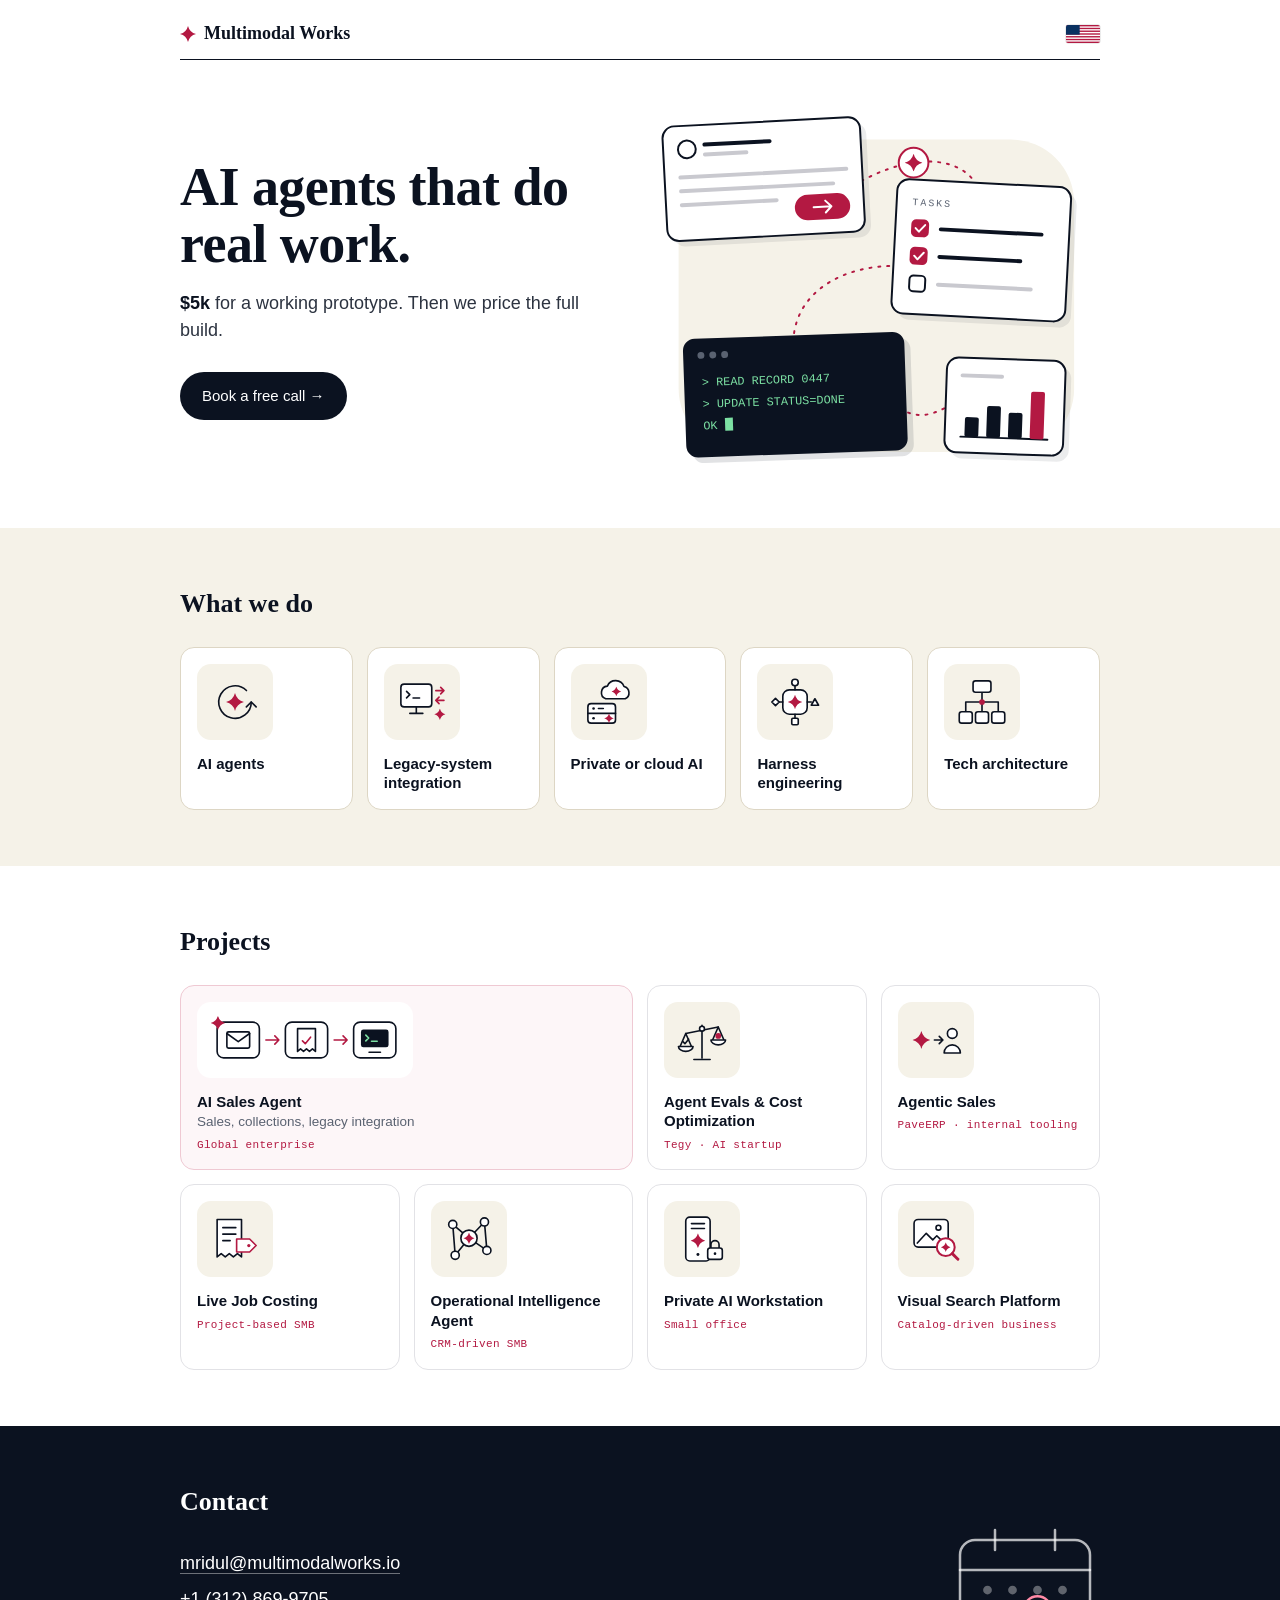
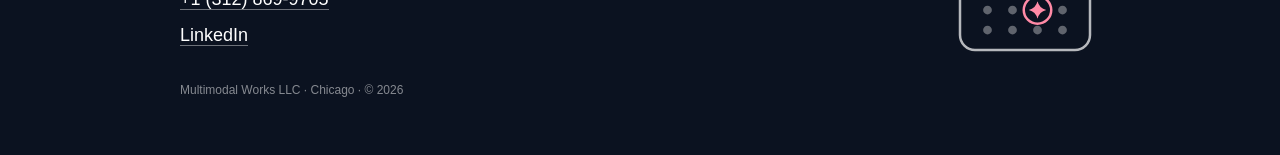
<file: index.html>
<!doctype html>
<html lang="en">
  <head>
    <meta charset="utf-8" />
    <meta name="viewport" content="width=device-width, initial-scale=1" />
    <title>Multimodal Works · AI consulting</title>
    <meta name="description" content="AI agents, harness engineering, and tech architecture. $5k for a working prototype." />
    <style>
      :root {
        --ink: #0b1220;
        --ink-soft: #2c3340;
        --ink-mute: #5a6271;
        --paper: #ffffff;
        --rule: #e2e2e6;
        --red: #b31942;
        --ivory: #f5f2e8;
        --serif: "Iowan Old Style", "Apple Garamond", Georgia, Cambria, "Times New Roman", serif;
        --sans: -apple-system, BlinkMacSystemFont, "Segoe UI", Inter, Roboto, Helvetica, Arial, sans-serif;
        --mono: "JetBrains Mono", ui-monospace, SFMono-Regular, Menlo, monospace;
      }
      * { box-sizing: border-box; }
      html, body {
        margin: 0;
        background: var(--paper);
        color: var(--ink);
        font-family: var(--sans);
        font-size: 16px;
        line-height: 1.5;
        -webkit-font-smoothing: antialiased;
      }
      p, h1, h2, ul { margin: 0; padding: 0; }
      li { list-style: none; }
      a { color: inherit; text-decoration: none; border-bottom: 1px solid currentColor; }
      a:hover { color: var(--red); }
      svg { display: block; }
      .defs { position: absolute; width: 0; height: 0; }

      /* Illustration system: ink line-work is the client's world, the red spark is the agent. */
      .ic { fill: none; stroke: var(--ink); stroke-width: 2; stroke-linecap: round; stroke-linejoin: round; }
      .ic .w { fill: var(--paper); }
      .ic .r { stroke: var(--red); }
      .ic .rf { fill: var(--red); stroke: none; }
      .ic .k { fill: var(--ink); stroke: none; }
      .spark { color: var(--red); stroke: none; }

      .wrap { max-width: 960px; margin: 0 auto; padding: 0 20px; }
      section { padding: 56px 0; }
      .ivory { background: var(--ivory); }
      .dark { background: var(--ink); color: var(--paper); }

      h2 {
        font-family: var(--serif);
        font-size: 26px;
        font-weight: 600;
        margin-bottom: 24px;
      }

      header {
        display: flex;
        align-items: center;
        justify-content: space-between;
        padding: 20px 0 12px;
        border-bottom: 1.5px solid var(--ink);
      }
      .wordmark {
        display: flex;
        align-items: center;
        gap: 8px;
        font-family: var(--serif);
        font-size: 18px;
        font-weight: 600;
      }
      .wordmark svg { width: 16px; height: 16px; }
      .flag { height: 18px; width: auto; border-radius: 2px; box-shadow: 0 0 0 0.5px rgba(0, 0, 0, 0.15); }

      /* Hero */
      .hero { padding: 40px 0 48px; }
      .hero .wrap {
        display: grid;
        grid-template-columns: 1fr 1.05fr;
        gap: 32px;
        align-items: center;
      }
      .hero h1 {
        font-family: var(--serif);
        font-size: clamp(36px, 5.6vw, 54px);
        line-height: 1.04;
        font-weight: 600;
        letter-spacing: -0.01em;
      }
      .hero p { margin-top: 18px; font-size: 18px; color: var(--ink-soft); }
      .hero p strong { color: var(--ink); }
      .btn {
        display: inline-block;
        margin-top: 28px;
        background: var(--ink);
        color: var(--paper);
        padding: 13px 22px;
        border-radius: 999px;
        font-size: 15px;
        font-weight: 500;
        border: none;
      }
      .btn:hover { background: var(--red); color: var(--paper); }
      .hero-art { width: 100%; height: auto; }
      .hero-art text { font-family: var(--mono); }
      .trail { stroke: var(--red); stroke-width: 2; fill: none; stroke-dasharray: 2 7; stroke-linecap: round; }
      .cursor { animation: blink 1.1s steps(1) infinite; }
      .still { display: none; }
      @keyframes blink { 50% { opacity: 0; } }
      @media (prefers-reduced-motion: reduce) {
        .cursor { animation: none; }
        .moving { display: none; }
        .still { display: inline; }
      }

      /* Tiles */
      .tiles { display: grid; gap: 14px; }
      .services .tiles { grid-template-columns: repeat(5, 1fr); }
      .projects .tiles { grid-template-columns: repeat(4, 1fr); }
      .tile {
        background: var(--paper);
        border: 1px solid var(--rule);
        border-radius: 14px;
        padding: 16px;
        transition: transform 180ms ease, box-shadow 180ms ease, border-color 180ms ease;
      }
      .tile:hover { transform: translateY(-2px); border-color: var(--ink); box-shadow: 0 10px 24px rgba(11, 18, 32, 0.07); }
      .services .tile { border-color: #ddd6c4; }
      .plate {
        display: inline-flex;
        background: var(--ivory);
        border-radius: 14px;
        padding: 12px;
        margin-bottom: 14px;
      }
      .plate svg { height: 52px; width: auto; }
      .tile .name { display: block; font-weight: 600; font-size: 15px; line-height: 1.3; }
      .tile .client {
        display: block;
        margin-top: 6px;
        font-family: var(--mono);
        font-size: 11px;
        color: var(--red);
        letter-spacing: 0.03em;
      }
      .tile.featured { grid-column: span 2; background: #fdf6f8; border-color: #efc9d3; }
      .tile.featured .plate { background: var(--paper); }
      .tile.featured .sub { display: block; margin-top: 2px; font-weight: 400; font-size: 13.5px; color: var(--ink-mute); }

      /* Contact */
      .contact .wrap { display: flex; justify-content: space-between; align-items: center; gap: 24px; }
      .contact .lines { font-size: 18px; line-height: 2; }
      .contact a { color: var(--paper); border-color: rgba(255, 255, 255, 0.4); }
      .contact a:hover { color: #ff8aa6; }
      .contact small { display: block; margin-top: 28px; font-size: 12px; color: rgba(255, 255, 255, 0.5); }
      .contact .cal { width: 150px; height: auto; flex-shrink: 0; }
      .contact .spark { color: #ff8aa6; }

      @media (max-width: 820px) {
        .services .tiles { grid-template-columns: repeat(3, 1fr); }
        .projects .tiles { grid-template-columns: repeat(2, 1fr); }
      }
      @media (max-width: 640px) {
        .hero .wrap { grid-template-columns: 1fr; gap: 20px; }
        .hero-art { max-width: 400px; margin: 0 auto; }
        .services .tiles { grid-template-columns: repeat(2, 1fr); }
        .services .tile:last-child { grid-column: 1 / -1; }
        .contact .cal { width: 96px; }
        section { padding: 44px 0; }
      }
      @media (prefers-reduced-motion: reduce) { .tile { transition: none; } }
    </style>
  </head>
  <body>
    <!-- Shared agent mark -->
    <svg class="defs" aria-hidden="true">
      <symbol id="spark" viewBox="-12 -12 24 24">
        <path fill="currentColor" d="M0 -12 Q2.4 -2.4 12 0 Q2.4 2.4 0 12 Q-2.4 2.4 -12 0 Q-2.4 -2.4 0 -12 Z" />
      </symbol>
    </svg>

    <div class="wrap">
      <header>
        <div class="wordmark">
          <svg viewBox="0 0 24 24" aria-hidden="true"><use href="#spark" class="spark" width="24" height="24" /></svg>
          Multimodal Works
        </div>
        <svg viewBox="0 0 1235 650" class="flag" role="img" aria-label="Made in the USA">
          <rect width="1235" height="650" fill="#ffffff" />
          <g fill="#b31942">
            <rect y="0" width="1235" height="50" />
            <rect y="100" width="1235" height="50" />
            <rect y="200" width="1235" height="50" />
            <rect y="300" width="1235" height="50" />
            <rect y="400" width="1235" height="50" />
            <rect y="500" width="1235" height="50" />
            <rect y="600" width="1235" height="50" />
          </g>
          <rect width="494" height="350" fill="#0a3161" />
        </svg>
      </header>
    </div>

    <!-- Hero -->
    <section class="hero">
      <div class="wrap">
        <div>
          <h1>AI agents that do real work.</h1>
          <p><strong>$5k</strong> for a working prototype. Then we price the full build.</p>
          <a class="btn" href="mailto:mridul@multimodalworks.io?subject=Multimodal%20Works%20%E2%80%94%20intro">Book a free call &rarr;</a>
        </div>

        <!-- A request comes in, the agent works the task list, updates the system of record, and reports back -->
        <svg class="hero-art" viewBox="0 0 460 384" role="img" aria-label="An agent takes a request, works through the tasks, updates the business system, and reports the result">
          <rect x="34" y="40" width="400" height="316" rx="64" fill="#f5f2e8" />

          <path class="trail" d="M196 96 C 262 50, 326 52, 340 96" />
          <path class="trail" d="M256 168 C 204 166, 152 192, 150 244" />
          <path class="trail" d="M258 312 C 274 322, 288 320, 306 310" />

          <!-- Request -->
          <g transform="rotate(-3 120 80)">
            <rect x="26" y="28" width="200" height="116" rx="12" fill="#0b1220" opacity="0.08" />
            <rect x="20" y="22" width="200" height="116" rx="12" fill="#fff" stroke="#0b1220" stroke-width="2" />
            <circle cx="44" cy="46" r="9" fill="none" stroke="#0b1220" stroke-width="2" />
            <path d="M62 42 H128" stroke="#0b1220" stroke-width="4" stroke-linecap="round" />
            <path d="M62 52 H104" stroke="#c9c9cf" stroke-width="4" stroke-linecap="round" />
            <path d="M36 74 H204 M36 88 H190 M36 102 H132" stroke="#c9c9cf" stroke-width="4" stroke-linecap="round" />
            <rect x="150" y="98" width="56" height="26" rx="13" fill="#b31942" />
            <path d="M169 111 H187 M181 105 L187 111 L181 117" fill="none" stroke="#fff" stroke-width="2" stroke-linecap="round" stroke-linejoin="round" />
          </g>

          <!-- Task list -->
          <g transform="rotate(3 340 154)">
            <rect x="258" y="90" width="176" height="136" rx="12" fill="#0b1220" opacity="0.08" />
            <rect x="252" y="84" width="176" height="136" rx="12" fill="#fff" stroke="#0b1220" stroke-width="2" />
            <text x="268" y="110" font-size="10" letter-spacing="2" fill="#5a6271">TASKS</text>
            <g stroke-linecap="round" stroke-linejoin="round">
              <rect x="268" y="124" width="18" height="18" rx="5" fill="#b31942" />
              <path d="M272.500 133 l3.500 3.500 l6 -7" fill="none" stroke="#fff" stroke-width="2" />
              <path d="M298 133 H400" stroke="#0b1220" stroke-width="4" />
              <rect x="268" y="152" width="18" height="18" rx="5" fill="#b31942" />
              <path d="M272.500 161 l3.500 3.500 l6 -7" fill="none" stroke="#fff" stroke-width="2" />
              <path d="M298 161 H380" stroke="#0b1220" stroke-width="4" />
              <rect x="269" y="181" width="16" height="16" rx="4" fill="#fff" stroke="#0b1220" stroke-width="2" />
              <path d="M298 189 H392" stroke="#c9c9cf" stroke-width="4" />
            </g>
          </g>

          <!-- System of record -->
          <g transform="rotate(-2 152 298)">
            <rect x="46" y="244" width="224" height="120" rx="12" fill="#0b1220" opacity="0.12" />
            <rect x="40" y="238" width="224" height="120" rx="12" fill="#0b1220" />
            <circle cx="58" cy="255" r="3.500" fill="#5a6271" /><circle cx="70" cy="255" r="3.500" fill="#5a6271" /><circle cx="82" cy="255" r="3.500" fill="#5a6271" />
            <text font-size="12" fill="#7ce0a3">
              <tspan x="58" y="286">&gt; READ   RECORD 0447</tspan>
              <tspan x="58" y="308">&gt; UPDATE STATUS=DONE</tspan>
              <tspan x="58" y="330">OK</tspan>
            </text>
            <rect class="cursor" x="80" y="319" width="8" height="13" fill="#7ce0a3" />
          </g>

          <!-- Report -->
          <g transform="rotate(2 364 312)">
            <rect x="310" y="268" width="120" height="96" rx="12" fill="#0b1220" opacity="0.08" />
            <rect x="304" y="262" width="120" height="96" rx="12" fill="#fff" stroke="#0b1220" stroke-width="2" />
            <path d="M320 280 H360" stroke="#c9c9cf" stroke-width="4" stroke-linecap="round" />
            <path d="M320 342 H408" stroke="#0b1220" stroke-width="2" stroke-linecap="round" />
            <rect x="324" y="322" width="14" height="20" rx="2" fill="#0b1220" />
            <rect x="346" y="310" width="14" height="32" rx="2" fill="#0b1220" />
            <rect x="368" y="316" width="14" height="26" rx="2" fill="#0b1220" />
            <rect x="390" y="294" width="14" height="48" rx="2" fill="#b31942" />
          </g>

          <!-- The agent -->
          <g class="moving">
            <circle r="15" fill="#fff" stroke="#b31942" stroke-width="2" />
            <use href="#spark" class="spark" x="-9" y="-9" width="18" height="18" />
            <animateMotion dur="11s" repeatCount="indefinite" calcMode="linear"
              path="M196 96 C 262 50, 326 52, 340 96 L 332 160 L 256 168 C 204 166, 152 192, 150 244 L 176 304 L 258 312 C 274 322, 288 320, 306 310 L 366 316" />
          </g>
          <g class="still" transform="translate(272 62)">
            <circle r="15" fill="#fff" stroke="#b31942" stroke-width="2" />
            <use href="#spark" class="spark" x="-9" y="-9" width="18" height="18" />
          </g>
        </svg>
      </div>
    </section>

    <!-- What we do -->
    <section class="ivory services">
      <div class="wrap">
        <h2>What we do</h2>
        <ul class="tiles">
          <li class="tile">
            <!-- agent in its act/observe loop -->
            <span class="plate"><svg class="ic" viewBox="0 0 64 64" aria-hidden="true">
              <path d="M46.1 17.9 A20 20 0 1 0 52 32" />
              <path d="M46 38 L52 32 L58 38" />
              <use href="#spark" class="spark" x="21" y="21" width="22" height="22" />
            </svg></span>
            <span class="name">AI agents</span>
          </li>
          <li class="tile">
            <!-- old terminal, agent reads and writes -->
            <span class="plate"><svg class="ic" viewBox="0 0 64 64" aria-hidden="true">
              <rect class="w" x="6" y="10" width="38" height="28" rx="4" />
              <path d="M13 19 l4 4 l-4 4 M21 27 h8" />
              <path d="M25 38 v7 M17 46 h16" />
              <path class="r" d="M49 18 h10 M55 14 l4 4 l-4 4" />
              <path class="r" d="M59 30 h-10 M53 26 l-4 4 l4 4" />
              <use href="#spark" class="spark" x="47" y="40" width="14" height="14" />
            </svg></span>
            <span class="name">Legacy-system integration</span>
          </li>
          <li class="tile">
            <!-- the agent can live on your server or in the cloud -->
            <span class="plate"><svg class="ic" viewBox="0 0 64 64" aria-hidden="true">
              <path class="w" d="M28 28 A8 8 0 0 1 30 12.5 A11 11 0 0 1 50.5 13 A8 8 0 0 1 52 28 Z" />
              <rect class="w" x="6" y="34" width="34" height="24" rx="4" />
              <path d="M6 46 h34" />
              <circle class="k" cx="13" cy="40" r="1.6" /><circle class="k" cx="13" cy="52" r="1.6" />
              <path d="M19 40 h6" />
              <use href="#spark" class="spark" x="35" y="13" width="12" height="12" />
              <use href="#spark" class="spark" x="26" y="46" width="12" height="12" />
            </svg></span>
            <span class="name">Private or cloud AI</span>
          </li>
          <li class="tile">
            <!-- the model held in a frame, with tools, memory, evals, guardrails attached -->
            <span class="plate"><svg class="ic" viewBox="0 0 64 64" aria-hidden="true">
              <rect class="w" x="17" y="17" width="30" height="30" rx="8" />
              <path d="M32 17 v-5 M32 47 v5 M17 32 h-5 M47 32 h5" />
              <circle class="w" cx="32" cy="8" r="4" />
              <rect class="w" x="28" y="52" width="8" height="8" rx="1.5" />
              <path class="w" d="M8 27.5 L12.5 32 L8 36.5 L3.500 32 Z" />
              <path class="w" d="M52 36 L56.500 28 L61 36 Z" />
              <use href="#spark" class="spark" x="23" y="23" width="18" height="18" />
            </svg></span>
            <span class="name">Harness engineering</span>
          </li>
          <li class="tile">
            <!-- system diagram -->
            <span class="plate"><svg class="ic" viewBox="0 0 64 64" aria-hidden="true">
              <path d="M32 20 V32 M12 44 V32 H52 V44 M32 32 V44" />
              <rect class="w" x="21" y="6" width="22" height="14" rx="3" />
              <rect class="w" x="4" y="44" width="16" height="14" rx="3" />
              <rect class="w" x="24" y="44" width="16" height="14" rx="3" />
              <rect class="w" x="44" y="44" width="16" height="14" rx="3" />
              <circle class="rf" cx="32" cy="32" r="3.5" />
            </svg></span>
            <span class="name">Tech architecture</span>
          </li>
        </ul>
      </div>
    </section>

    <!-- Projects -->
    <section class="projects">
      <div class="wrap">
        <h2>Projects</h2>
        <ul class="tiles">
          <li class="tile featured">
            <!-- outreach -> collections -> legacy write -->
            <span class="plate"><svg class="ic" viewBox="-4 0 236 64" aria-hidden="true">
              <rect class="w" x="6" y="10" width="52" height="44" rx="8" />
              <rect x="18" y="22" width="28" height="20" rx="2" />
              <path d="M18 24 L32 34 L46 24" />
              <path class="r" d="M66 32 H82 M77 27 L82 32 L77 37" />
              <rect class="w" x="90" y="10" width="52" height="44" rx="8" />
              <path d="M105 18 H127 V46 l-3.670 -3 l-3.670 3 l-3.670 -3 l-3.670 3 l-3.670 -3 l-3.650 3 Z" />
              <path class="r" d="M111 33 l3.500 3.500 l6.500 -8" />
              <path class="r" d="M150 32 H166 M161 27 L166 32 L161 37" />
              <rect class="w" x="174" y="10" width="52" height="44" rx="8" />
              <rect class="k" x="183" y="19" width="34" height="22" rx="3" />
              <path d="M189 26 l3.500 3.500 l-3.500 3.500 M196 33.500 h7" stroke="#7ce0a3" />
              <path d="M193 47 h14" />
              <use href="#spark" class="spark" x="-2" y="2" width="18" height="18" />
            </svg></span>
            <span class="name">AI Sales Agent<span class="sub">Sales, collections, legacy integration</span></span>
            <span class="client">Global enterprise</span>
          </li>
          <li class="tile">
            <!-- quality weighed against cost -->
            <span class="plate"><svg class="ic" viewBox="0 0 64 64" aria-hidden="true">
              <path d="M32 14 V54 M22 56 H42" />
              <path d="M12 24 L52 16" />
              <path d="M12 24 L5 40 M12 24 L19 40" />
              <path class="w" d="M3 40 H21 A9 6 0 0 1 3 40 Z" />
              <path d="M52 16 L45 32 M52 16 L59 32" />
              <path class="w" d="M43 32 H61 A9 6 0 0 1 43 32 Z" />
              <path d="M8.500 34 l2.500 2.500 l4.500 -5.500" />
              <circle class="rf" cx="52" cy="27" r="3.500" />
              <circle class="w" cx="32" cy="18" r="3" />
            </svg></span>
            <span class="name">Agent Evals &amp; Cost Optimization</span>
            <span class="client">Tegy &middot; AI startup</span>
          </li>
          <li class="tile">
            <!-- agent closes, team takes over -->
            <span class="plate"><svg class="ic" viewBox="0 0 64 64" aria-hidden="true">
              <use href="#spark" class="spark" x="3" y="21" width="22" height="22" />
              <path d="M30 32 H40 M36 27.500 L40.500 32 L36 36.500" />
              <circle class="w" cx="52" cy="24" r="6" />
              <path class="w" d="M42 48 A10 10 0 0 1 62 48 Z" />
            </svg></span>
            <span class="name">Agentic Sales</span>
            <span class="client">PaveERP &middot; internal tooling</span>
          </li>
          <li class="tile">
            <!-- every bill tagged to a job -->
            <span class="plate"><svg class="ic" viewBox="0 0 64 64" aria-hidden="true">
              <path class="w" d="M10 8 H40 V54 l-5 -4 l-5 4 l-5 -4 l-5 4 l-5 -4 l-5 4 Z" />
              <path d="M17 18 H33 M17 26 H33 M17 34 H26" />
              <path class="w r" d="M34 32 H50 L58 40 L50 48 H34 Z" />
              <circle class="rf" cx="49" cy="40" r="2" />
            </svg></span>
            <span class="name">Live Job Costing</span>
            <span class="client">Project-based SMB</span>
          </li>
          <li class="tile">
            <!-- memory graph -->
            <span class="plate"><svg class="ic" viewBox="0 0 64 64" aria-hidden="true">
              <path d="M12 14 L32 31 L51 11 M32 31 L54 46 M32 31 L15 52 M12 14 L15 52 M51 11 L54 46" />
              <circle class="w" cx="12" cy="14" r="5" /><circle class="w" cx="51" cy="11" r="5" />
              <circle class="w" cx="54" cy="46" r="5" /><circle class="w" cx="15" cy="52" r="5" />
              <circle class="w" cx="32" cy="31" r="10" />
              <use href="#spark" class="spark" x="25" y="24" width="14" height="14" />
            </svg></span>
            <span class="name">Operational Intelligence Agent</span>
            <span class="client">CRM-driven SMB</span>
          </li>
          <li class="tile">
            <!-- the agent lives in a locked box in your office -->
            <span class="plate"><svg class="ic" viewBox="0 0 64 64" aria-hidden="true">
              <rect class="w" x="12" y="5" width="30" height="54" rx="5" />
              <path d="M19 13 H35 M19 19 H35" />
              <circle class="k" cx="27" cy="51" r="1.800" />
              <use href="#spark" class="spark" x="18" y="25" width="18" height="18" />
              <path d="M43 43 v-4 a5 5 0 0 1 10 0 v4" />
              <rect class="w" x="39" y="43" width="18" height="14" rx="3" />
              <circle class="k" cx="48" cy="50" r="1.600" />
            </svg></span>
            <span class="name">Private AI Workstation</span>
            <span class="client">Small office</span>
          </li>
          <li class="tile">
            <!-- searching by picture -->
            <span class="plate"><svg class="ic" viewBox="0 0 64 64" aria-hidden="true">
              <rect class="w" x="5" y="8" width="42" height="34" rx="5" />
              <path d="M9 37 L20 25 L28 33 L33 28 L43 38" />
              <circle cx="35" cy="18" r="3" />
              <circle class="w r" cx="44" cy="42" r="11" stroke-width="2.500" />
              <path class="r" d="M52 50 L59 57" stroke-width="3.500" />
              <use href="#spark" class="spark" x="38" y="36" width="12" height="12" />
            </svg></span>
            <span class="name">Visual Search Platform</span>
            <span class="client">Catalog-driven business</span>
          </li>
        </ul>
      </div>
    </section>

    <!-- Contact -->
    <section class="dark contact">
      <div class="wrap">
        <div>
          <h2>Contact</h2>
          <div class="lines">
            <a href="mailto:mridul@multimodalworks.io?subject=Multimodal%20Works%20%E2%80%94%20intro">mridul@multimodalworks.io</a><br />
            <a href="tel:+13128699705">+1 (312) 869-9705</a><br />
            <a href="https://www.linkedin.com/in/mridul-s-56738a149">LinkedIn</a>
          </div>
          <small>Multimodal Works LLC &middot; Chicago &middot; &copy; 2026</small>
        </div>
        <!-- pick a day for the free call -->
        <svg class="cal" viewBox="0 0 120 112" aria-hidden="true" fill="none" stroke="#fff" stroke-width="2" stroke-linecap="round">
          <rect x="8" y="16" width="104" height="88" rx="12" stroke-opacity="0.7" />
          <path d="M8 40 H112" stroke-opacity="0.7" />
          <path d="M36 8 V24 M84 8 V24" stroke-opacity="0.7" />
          <g fill="#fff" fill-opacity="0.35" stroke="none">
            <circle cx="30" cy="56" r="3.500" /><circle cx="50" cy="56" r="3.500" /><circle cx="70" cy="56" r="3.500" /><circle cx="90" cy="56" r="3.500" />
            <circle cx="30" cy="72" r="3.500" /><circle cx="50" cy="72" r="3.500" /><circle cx="90" cy="72" r="3.500" />
            <circle cx="30" cy="88" r="3.500" /><circle cx="50" cy="88" r="3.500" /><circle cx="70" cy="88" r="3.500" /><circle cx="90" cy="88" r="3.500" />
          </g>
          <circle cx="70" cy="72" r="11" stroke="#ff8aa6" />
          <use href="#spark" class="spark" x="63" y="65" width="14" height="14" />
        </svg>
      </div>
    </section>
  </body>
</html>
</file>
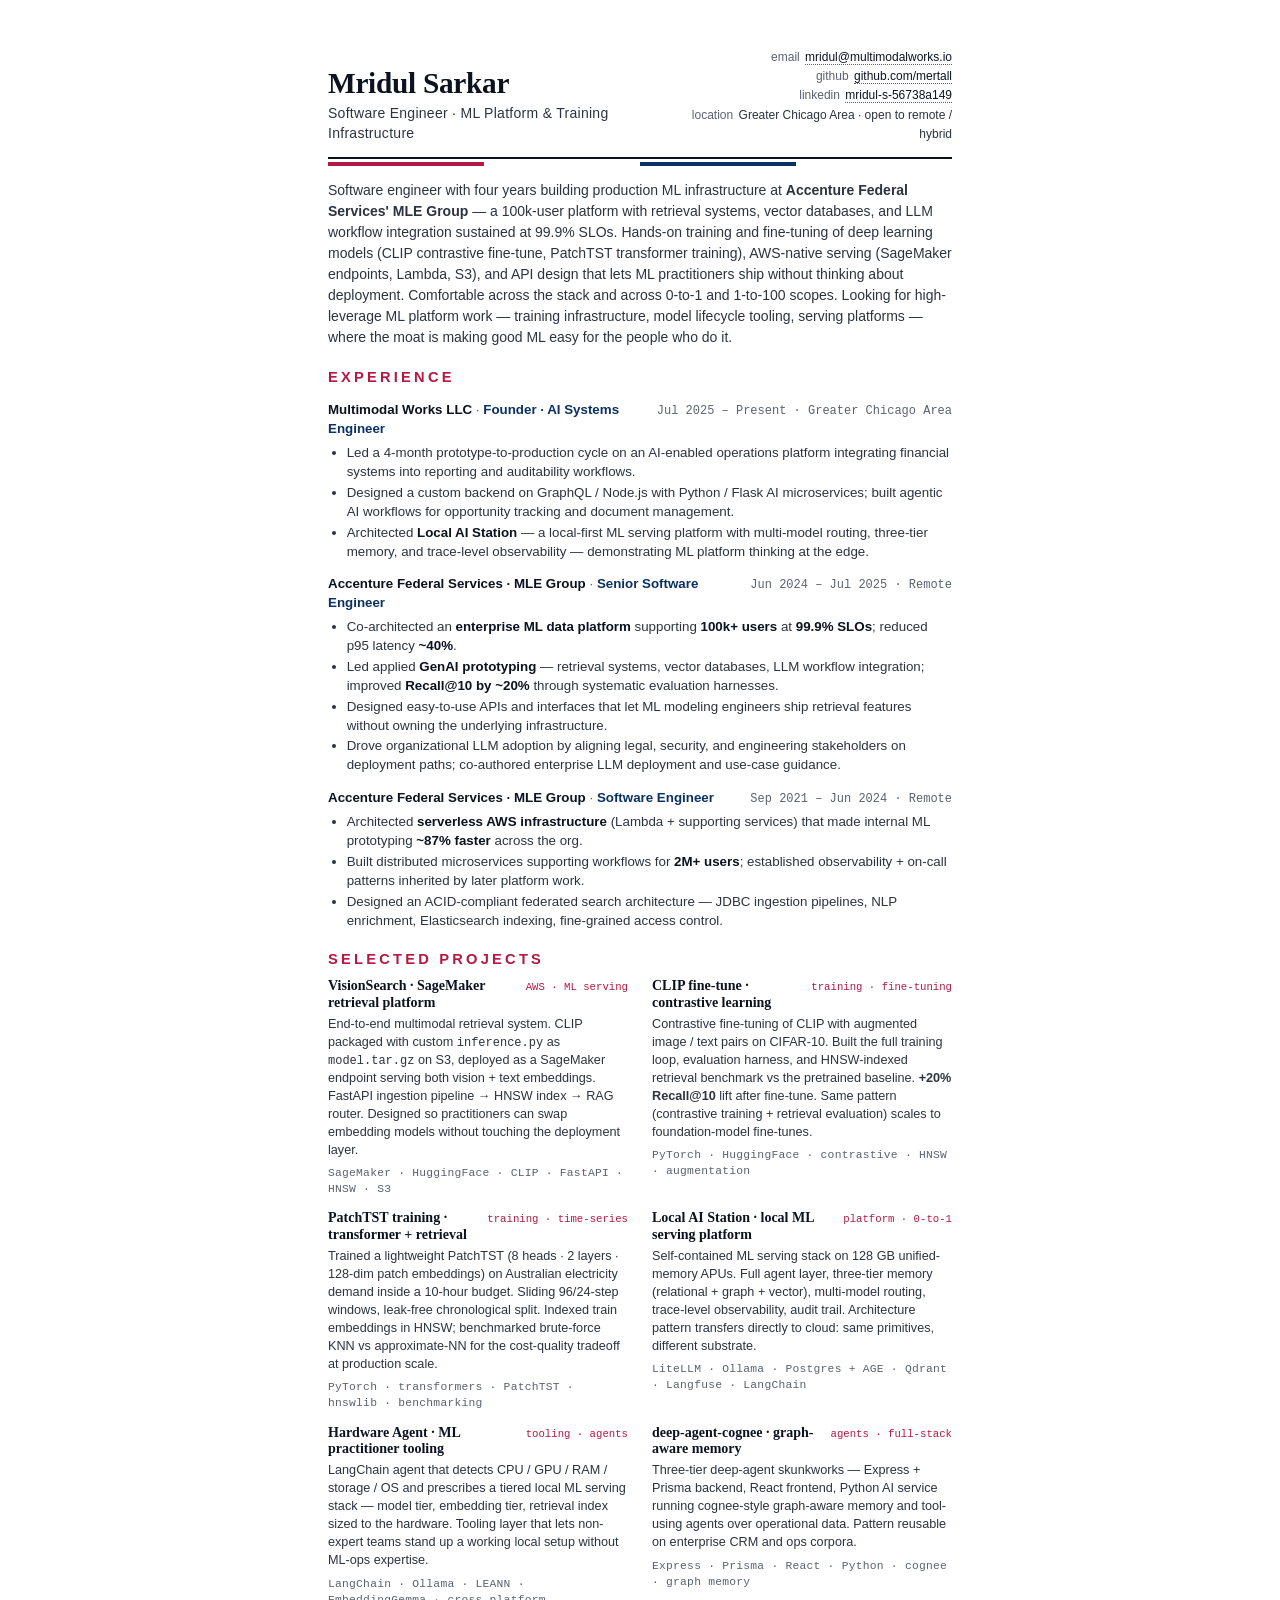
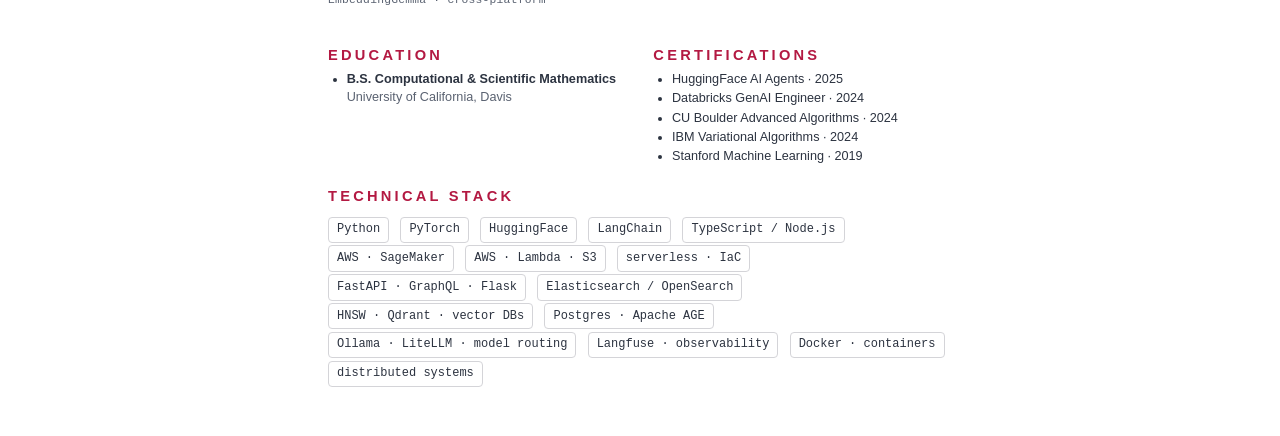
<file: cv-mlp.html>
<!doctype html>
<html lang="en">
  <head>
    <meta charset="utf-8" />
    <meta name="viewport" content="width=device-width, initial-scale=1" />
    <title>Mridul Sarkar — CV · ML Platform</title>
    <meta
      name="description"
      content="Software Engineer for ML platform / training infrastructure roles · Multimodal Works LLC · ex-Accenture Federal Services."
    />
    <meta name="robots" content="noindex, nofollow" />
    <style>
      :root {
        --ink: #0b1220;
        --ink-soft: #2c3340;
        --ink-mute: #5a6271;
        --paper: #ffffff;
        --rule: #d4d4d8;
        --red: #b31942;
        --navy: #0a3161;
      }
      * { box-sizing: border-box; }
      html, body {
        margin: 0;
        padding: 0;
        background: var(--paper);
        color: var(--ink);
        font-family: -apple-system, BlinkMacSystemFont, "Segoe UI", Inter, Roboto, Helvetica, Arial, sans-serif;
        font-size: 10pt;
        line-height: 1.42;
      }
      .page {
        max-width: 7.5in;
        margin: 0 auto;
        padding: 0.5in 0.5in 0.5in 0.5in;
      }
      h1, h2, h3 {
        font-family: "Iowan Old Style", "Apple Garamond", Georgia, Cambria, "Times New Roman", serif;
        margin: 0;
        font-weight: 600;
      }
      h1 {
        font-size: 22pt;
        line-height: 1.1;
        letter-spacing: -0.01em;
      }
      h2 {
        font-size: 11pt;
        text-transform: uppercase;
        letter-spacing: 0.22em;
        color: var(--red);
        font-weight: 600;
        font-family: -apple-system, BlinkMacSystemFont, "Segoe UI", Inter, Roboto, Helvetica, Arial, sans-serif;
      }
      h3 {
        font-size: 11pt;
        line-height: 1.2;
      }
      .mono {
        font-family: "JetBrains Mono", ui-monospace, SFMono-Regular, Menlo, monospace;
        font-size: 9pt;
      }
      .muted { color: var(--ink-mute); }
      .soft  { color: var(--ink-soft); }
      a { color: var(--ink); text-decoration: none; border-bottom: 1px dotted var(--ink-mute); }
      a:hover { color: var(--red); border-color: var(--red); }

      header.intro {
        display: flex;
        align-items: flex-end;
        justify-content: space-between;
        gap: 16pt;
        padding-bottom: 10pt;
        border-bottom: 1.5pt solid var(--ink);
      }
      header.intro .title {
        font-size: 10.5pt;
        color: var(--ink-soft);
        margin-top: 4pt;
        letter-spacing: 0.02em;
      }
      header.intro .contact {
        font-size: 9pt;
        text-align: right;
        color: var(--ink-soft);
        line-height: 1.6;
      }
      header.intro .contact .label {
        color: var(--ink-mute);
        margin-right: 4pt;
      }

      section { margin-top: 14pt; break-inside: avoid; page-break-inside: avoid; }
      section h2 { margin-bottom: 6pt; }

      .summary {
        font-size: 10.5pt;
        line-height: 1.5;
        color: var(--ink-soft);
        max-width: 6.8in;
      }

      .role { margin-top: 10pt; break-inside: avoid; page-break-inside: avoid; }
      .role:first-child { margin-top: 4pt; }
      .role .row1 {
        display: flex;
        align-items: baseline;
        justify-content: space-between;
        gap: 12pt;
      }
      .role .where { font-weight: 600; color: var(--ink); }
      .role .what { color: var(--navy); font-weight: 600; }
      .role .when { font-family: "JetBrains Mono", ui-monospace, Menlo, monospace; font-size: 9pt; color: var(--ink-mute); white-space: nowrap; }
      .role ul {
        margin: 4pt 0 0 0;
        padding-left: 14pt;
        color: var(--ink-soft);
      }
      .role li { margin: 1.5pt 0; }
      .role li strong { color: var(--ink); font-weight: 600; }

      .projects { display: grid; grid-template-columns: 1fr 1fr; gap: 10pt 18pt; }
      .project { break-inside: avoid; page-break-inside: avoid; }
      .project .head {
        display: flex;
        align-items: baseline;
        justify-content: space-between;
        gap: 8pt;
      }
      .project h3 { font-size: 10.5pt; }
      .project .tag {
        font-family: "JetBrains Mono", ui-monospace, Menlo, monospace;
        font-size: 8pt;
        color: var(--red);
        white-space: nowrap;
      }
      .project p { margin: 3pt 0 4pt; color: var(--ink-soft); font-size: 9.5pt; }
      .project .stack {
        font-family: "JetBrains Mono", ui-monospace, Menlo, monospace;
        font-size: 8.5pt;
        color: var(--ink-mute);
        letter-spacing: 0.02em;
      }

      .footer-row {
        display: grid;
        grid-template-columns: 1fr 1fr;
        gap: 10pt 20pt;
        margin-top: 14pt;
      }
      .footer-row h2 { margin-bottom: 4pt; }
      .footer-row ul {
        margin: 0;
        padding-left: 14pt;
        color: var(--ink-soft);
        font-size: 9.5pt;
      }
      .footer-row li { margin: 1pt 0; }

      .skills {
        margin-top: 14pt;
      }
      .skills .pills {
        font-family: "JetBrains Mono", ui-monospace, Menlo, monospace;
        font-size: 9pt;
        color: var(--ink-soft);
        line-height: 1.8;
      }
      .skills .pills span {
        display: inline-block;
        padding: 1pt 6pt;
        margin: 1pt 3pt 1pt 0;
        border: 0.5pt solid var(--rule);
        border-radius: 3pt;
      }

      .accent-bar {
        height: 3pt;
        margin: 2pt 0 10pt;
        background: linear-gradient(
          to right,
          var(--red) 0 25%,
          var(--paper) 25% 50%,
          var(--navy) 50% 75%,
          var(--paper) 75% 100%
        );
      }

      @media print {
        body { font-size: 9.5pt; }
        .page { padding: 0; max-width: none; }
        a { border-bottom: none; }
        section { margin-top: 11pt; }
        @page { size: letter; margin: 0.5in; }
      }
    </style>
  </head>
  <body>
    <div class="page">
      <header class="intro">
        <div>
          <h1>Mridul Sarkar</h1>
          <div class="title">
            Software Engineer · ML Platform &amp; Training Infrastructure
          </div>
        </div>
        <div class="contact">
          <div><span class="label">email</span><a href="mailto:mridul@multimodalworks.io">mridul@multimodalworks.io</a></div>
          <div><span class="label">github</span><a href="https://github.com/mertall">github.com/mertall</a></div>
          <div><span class="label">linkedin</span><a href="https://www.linkedin.com/in/mridul-s-56738a149">mridul-s-56738a149</a></div>
          <div><span class="label">location</span>Greater Chicago Area · open to remote / hybrid</div>
        </div>
      </header>

      <div class="accent-bar"></div>

      <p class="summary">
        Software engineer with four years building production ML infrastructure
        at <strong>Accenture Federal Services' MLE Group</strong> — a 100k-user
        platform with retrieval systems, vector databases, and LLM workflow
        integration sustained at 99.9% SLOs. Hands-on training and fine-tuning
        of deep learning models (CLIP contrastive fine-tune, PatchTST
        transformer training), AWS-native serving (SageMaker endpoints,
        Lambda, S3), and API design that lets ML practitioners ship without
        thinking about deployment. Comfortable across the stack and across
        0-to-1 and 1-to-100 scopes. Looking for high-leverage ML platform
        work — training infrastructure, model lifecycle tooling, serving
        platforms — where the moat is making good ML easy for the people who
        do it.
      </p>

      <section>
        <h2>Experience</h2>

        <div class="role">
          <div class="row1">
            <div>
              <span class="where">Multimodal Works LLC</span>
              <span class="muted"> · </span>
              <span class="what">Founder · AI Systems Engineer</span>
            </div>
            <div class="when">Jul 2025 – Present · Greater Chicago Area</div>
          </div>
          <ul>
            <li>Led a 4-month prototype-to-production cycle on an AI-enabled operations platform integrating financial systems into reporting and auditability workflows.</li>
            <li>Designed a custom backend on GraphQL / Node.js with Python / Flask AI microservices; built agentic AI workflows for opportunity tracking and document management.</li>
            <li>Architected <strong>Local AI Station</strong> — a local-first ML serving platform with multi-model routing, three-tier memory, and trace-level observability — demonstrating ML platform thinking at the edge.</li>
          </ul>
        </div>

        <div class="role">
          <div class="row1">
            <div>
              <span class="where">Accenture Federal Services · MLE Group</span>
              <span class="muted"> · </span>
              <span class="what">Senior Software Engineer</span>
            </div>
            <div class="when">Jun 2024 – Jul 2025 · Remote</div>
          </div>
          <ul>
            <li>Co-architected an <strong>enterprise ML data platform</strong> supporting <strong>100k+ users</strong> at <strong>99.9% SLOs</strong>; reduced p95 latency <strong>~40%</strong>.</li>
            <li>Led applied <strong>GenAI prototyping</strong> — retrieval systems, vector databases, LLM workflow integration; improved <strong>Recall@10 by ~20%</strong> through systematic evaluation harnesses.</li>
            <li>Designed easy-to-use APIs and interfaces that let ML modeling engineers ship retrieval features without owning the underlying infrastructure.</li>
            <li>Drove organizational LLM adoption by aligning legal, security, and engineering stakeholders on deployment paths; co-authored enterprise LLM deployment and use-case guidance.</li>
          </ul>
        </div>

        <div class="role">
          <div class="row1">
            <div>
              <span class="where">Accenture Federal Services · MLE Group</span>
              <span class="muted"> · </span>
              <span class="what">Software Engineer</span>
            </div>
            <div class="when">Sep 2021 – Jun 2024 · Remote</div>
          </div>
          <ul>
            <li>Architected <strong>serverless AWS infrastructure</strong> (Lambda + supporting services) that made internal ML prototyping <strong>~87% faster</strong> across the org.</li>
            <li>Built distributed microservices supporting workflows for <strong>2M+ users</strong>; established observability + on-call patterns inherited by later platform work.</li>
            <li>Designed an ACID-compliant federated search architecture — JDBC ingestion pipelines, NLP enrichment, Elasticsearch indexing, fine-grained access control.</li>
          </ul>
        </div>
      </section>

      <section>
        <h2>Selected Projects</h2>
        <div class="projects">
          <div class="project">
            <div class="head">
              <h3>VisionSearch · SageMaker retrieval platform</h3>
              <span class="tag">AWS · ML serving</span>
            </div>
            <p>
              End-to-end multimodal retrieval system. CLIP packaged with
              custom <span class="mono">inference.py</span> as
              <span class="mono">model.tar.gz</span> on S3, deployed as a
              SageMaker endpoint serving both vision + text embeddings.
              FastAPI ingestion pipeline → HNSW index → RAG router. Designed
              so practitioners can swap embedding models without touching the
              deployment layer.
            </p>
            <div class="stack">
              SageMaker · HuggingFace · CLIP · FastAPI · HNSW · S3
            </div>
          </div>

          <div class="project">
            <div class="head">
              <h3>CLIP fine-tune · contrastive learning</h3>
              <span class="tag">training · fine-tuning</span>
            </div>
            <p>
              Contrastive fine-tuning of CLIP with augmented image / text
              pairs on CIFAR-10. Built the full training loop, evaluation
              harness, and HNSW-indexed retrieval benchmark vs the pretrained
              baseline. <strong>+20% Recall@10</strong> lift after fine-tune.
              Same pattern (contrastive training + retrieval evaluation)
              scales to foundation-model fine-tunes.
            </p>
            <div class="stack">
              PyTorch · HuggingFace · contrastive · HNSW · augmentation
            </div>
          </div>

          <div class="project">
            <div class="head">
              <h3>PatchTST training · transformer + retrieval</h3>
              <span class="tag">training · time-series</span>
            </div>
            <p>
              Trained a lightweight PatchTST (8 heads · 2 layers · 128-dim
              patch embeddings) on Australian electricity demand inside a
              10-hour budget. Sliding 96/24-step windows, leak-free
              chronological split. Indexed train embeddings in HNSW;
              benchmarked brute-force KNN vs approximate-NN for the
              cost-quality tradeoff at production scale.
            </p>
            <div class="stack">
              PyTorch · transformers · PatchTST · hnswlib · benchmarking
            </div>
          </div>

          <div class="project">
            <div class="head">
              <h3>Local AI Station · local ML serving platform</h3>
              <span class="tag">platform · 0-to-1</span>
            </div>
            <p>
              Self-contained ML serving stack on 128 GB unified-memory APUs.
              Full agent layer, three-tier memory (relational + graph +
              vector), multi-model routing, trace-level observability, audit
              trail. Architecture pattern transfers directly to cloud:
              same primitives, different substrate.
            </p>
            <div class="stack">
              LiteLLM · Ollama · Postgres + AGE · Qdrant · Langfuse · LangChain
            </div>
          </div>

          <div class="project">
            <div class="head">
              <h3>Hardware Agent · ML practitioner tooling</h3>
              <span class="tag">tooling · agents</span>
            </div>
            <p>
              LangChain agent that detects CPU / GPU / RAM / storage / OS and
              prescribes a tiered local ML serving stack — model tier,
              embedding tier, retrieval index sized to the hardware. Tooling
              layer that lets non-expert teams stand up a working local
              setup without ML-ops expertise.
            </p>
            <div class="stack">
              LangChain · Ollama · LEANN · EmbeddingGemma · cross-platform
            </div>
          </div>

          <div class="project">
            <div class="head">
              <h3>deep-agent-cognee · graph-aware memory</h3>
              <span class="tag">agents · full-stack</span>
            </div>
            <p>
              Three-tier deep-agent skunkworks — Express + Prisma backend,
              React frontend, Python AI service running cognee-style
              graph-aware memory and tool-using agents over operational
              data. Pattern reusable on enterprise CRM and ops corpora.
            </p>
            <div class="stack">
              Express · Prisma · React · Python · cognee · graph memory
            </div>
          </div>
        </div>
      </section>

      <div class="footer-row">
        <section>
          <h2>Education</h2>
          <ul>
            <li>
              <strong>B.S. Computational &amp; Scientific Mathematics</strong>
              <br /><span class="muted">University of California, Davis</span>
            </li>
          </ul>
        </section>
        <section>
          <h2>Certifications</h2>
          <ul>
            <li>HuggingFace AI Agents · 2025</li>
            <li>Databricks GenAI Engineer · 2024</li>
            <li>CU Boulder Advanced Algorithms · 2024</li>
            <li>IBM Variational Algorithms · 2024</li>
            <li>Stanford Machine Learning · 2019</li>
          </ul>
        </section>
      </div>

      <section class="skills">
        <h2>Technical stack</h2>
        <div class="pills">
          <span>Python</span>
          <span>PyTorch</span>
          <span>HuggingFace</span>
          <span>LangChain</span>
          <span>TypeScript / Node.js</span>
          <span>AWS · SageMaker</span>
          <span>AWS · Lambda · S3</span>
          <span>serverless · IaC</span>
          <span>FastAPI · GraphQL · Flask</span>
          <span>Elasticsearch / OpenSearch</span>
          <span>HNSW · Qdrant · vector DBs</span>
          <span>Postgres · Apache AGE</span>
          <span>Ollama · LiteLLM · model routing</span>
          <span>Langfuse · observability</span>
          <span>Docker · containers</span>
          <span>distributed systems</span>
        </div>
      </section>
    </div>
  </body>
</html>
</file>
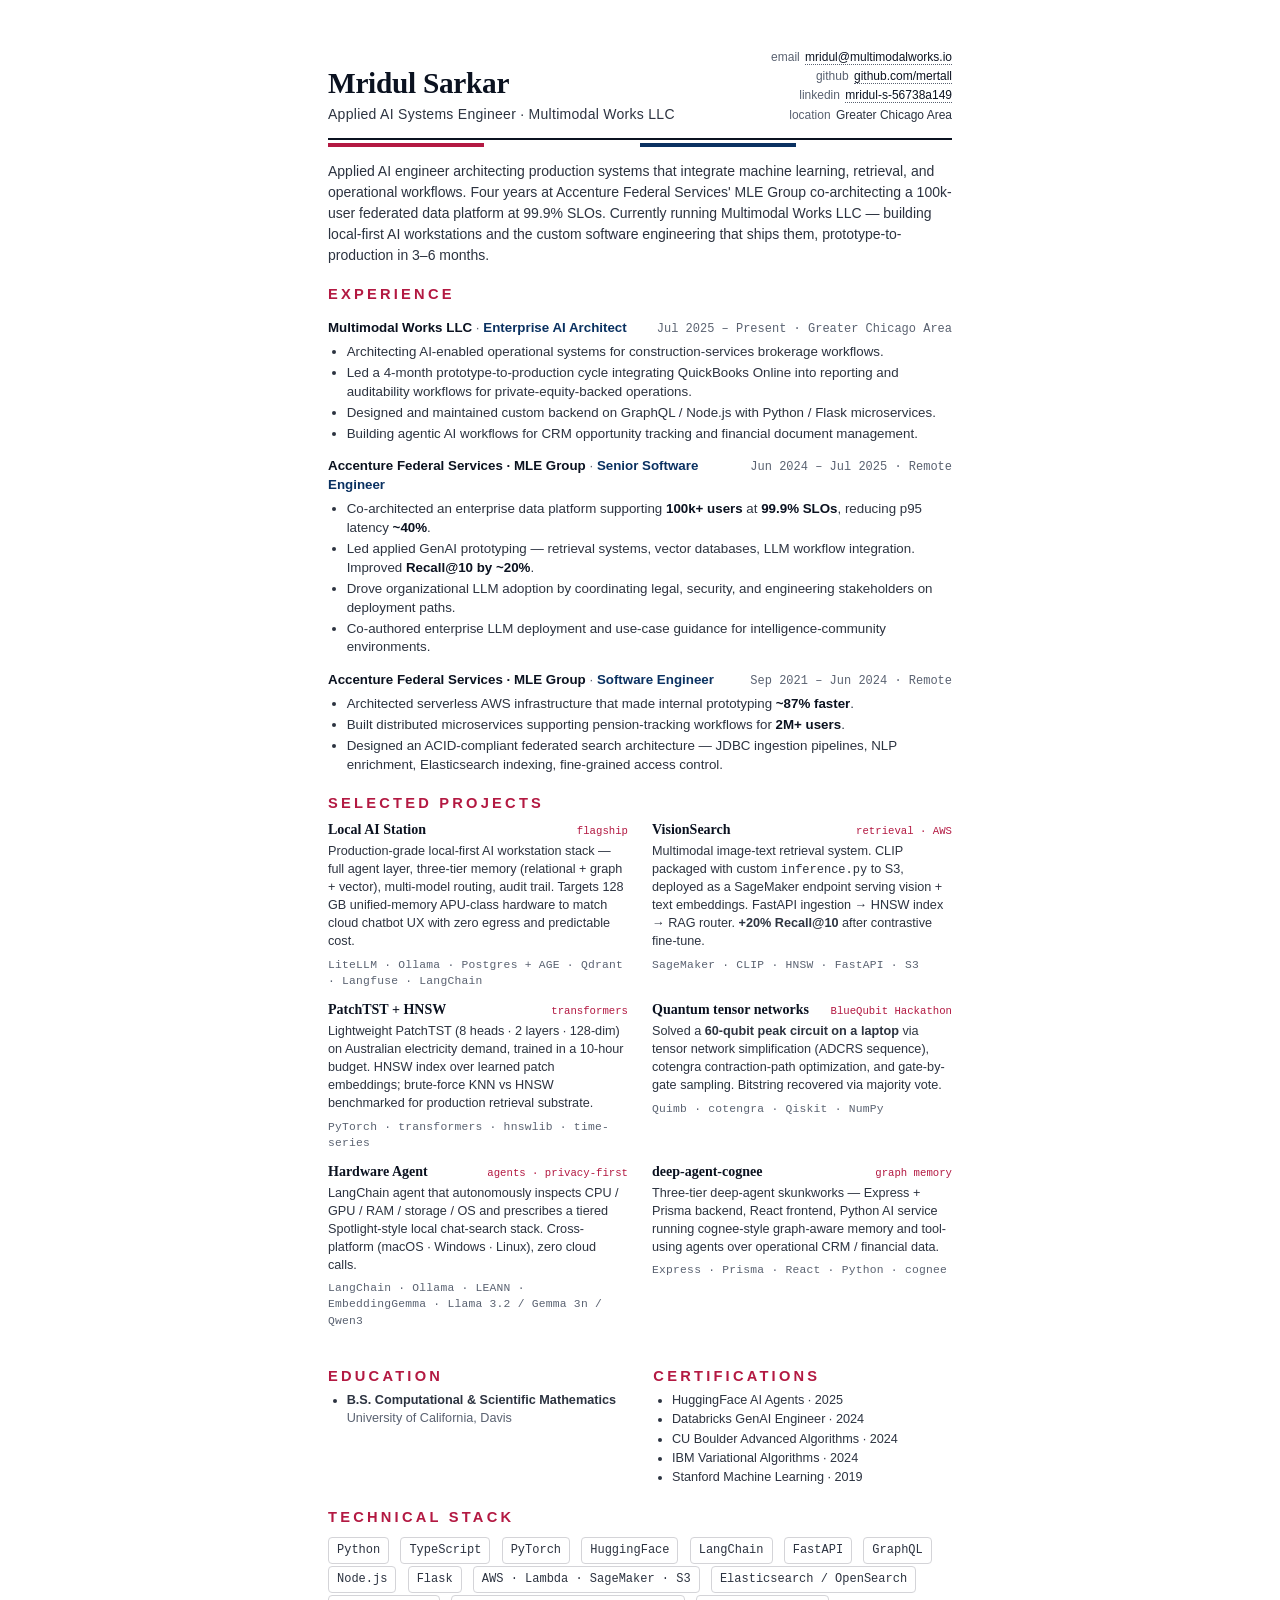
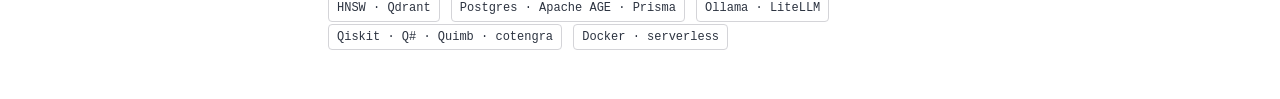
<file: cv.html>
<!doctype html>
<html lang="en">
  <head>
    <meta charset="utf-8" />
    <meta name="viewport" content="width=device-width, initial-scale=1" />
    <title>Mridul Sarkar — CV</title>
    <meta
      name="description"
      content="Applied AI Systems Engineer · Multimodal Works LLC · ex-Accenture Federal Services."
    />
    <style>
      :root {
        --ink: #0b1220;
        --ink-soft: #2c3340;
        --ink-mute: #5a6271;
        --paper: #ffffff;
        --rule: #d4d4d8;
        --red: #b31942;
        --navy: #0a3161;
      }
      * { box-sizing: border-box; }
      html, body {
        margin: 0;
        padding: 0;
        background: var(--paper);
        color: var(--ink);
        font-family: -apple-system, BlinkMacSystemFont, "Segoe UI", Inter, Roboto, Helvetica, Arial, sans-serif;
        font-size: 10pt;
        line-height: 1.42;
      }
      .page {
        max-width: 7.5in;
        margin: 0 auto;
        padding: 0.5in 0.5in 0.5in 0.5in;
      }
      h1, h2, h3 {
        font-family: "Iowan Old Style", "Apple Garamond", Georgia, Cambria, "Times New Roman", serif;
        margin: 0;
        font-weight: 600;
      }
      h1 {
        font-size: 22pt;
        line-height: 1.1;
        letter-spacing: -0.01em;
      }
      h2 {
        font-size: 11pt;
        text-transform: uppercase;
        letter-spacing: 0.22em;
        color: var(--red);
        font-weight: 600;
        font-family: -apple-system, BlinkMacSystemFont, "Segoe UI", Inter, Roboto, Helvetica, Arial, sans-serif;
      }
      h3 {
        font-size: 11pt;
        line-height: 1.2;
      }
      .mono {
        font-family: "JetBrains Mono", ui-monospace, SFMono-Regular, Menlo, monospace;
        font-size: 9pt;
      }
      .muted { color: var(--ink-mute); }
      .soft  { color: var(--ink-soft); }
      a { color: var(--ink); text-decoration: none; border-bottom: 1px dotted var(--ink-mute); }
      a:hover { color: var(--red); border-color: var(--red); }

      /* Header */
      header.intro {
        display: flex;
        align-items: flex-end;
        justify-content: space-between;
        gap: 16pt;
        padding-bottom: 10pt;
        border-bottom: 1.5pt solid var(--ink);
      }
      header.intro .title {
        font-size: 10.5pt;
        color: var(--ink-soft);
        margin-top: 4pt;
        letter-spacing: 0.02em;
      }
      header.intro .contact {
        font-size: 9pt;
        text-align: right;
        color: var(--ink-soft);
        line-height: 1.6;
      }
      header.intro .contact .label {
        color: var(--ink-mute);
        margin-right: 4pt;
      }

      /* Section spacing */
      section { margin-top: 14pt; break-inside: avoid; page-break-inside: avoid; }
      section h2 { margin-bottom: 6pt; }

      /* Summary */
      .summary {
        font-size: 10.5pt;
        line-height: 1.5;
        color: var(--ink-soft);
        max-width: 6.8in;
      }

      /* Experience entries */
      .role { margin-top: 10pt; break-inside: avoid; page-break-inside: avoid; }
      .role:first-child { margin-top: 4pt; }
      .role .row1 {
        display: flex;
        align-items: baseline;
        justify-content: space-between;
        gap: 12pt;
      }
      .role .where { font-weight: 600; color: var(--ink); }
      .role .what { color: var(--navy); font-weight: 600; }
      .role .when { font-family: "JetBrains Mono", ui-monospace, Menlo, monospace; font-size: 9pt; color: var(--ink-mute); white-space: nowrap; }
      .role ul {
        margin: 4pt 0 0 0;
        padding-left: 14pt;
        color: var(--ink-soft);
      }
      .role li { margin: 1.5pt 0; }
      .role li strong { color: var(--ink); font-weight: 600; }

      /* Projects */
      .projects { display: grid; grid-template-columns: 1fr 1fr; gap: 10pt 18pt; }
      .project { break-inside: avoid; page-break-inside: avoid; }
      .project .head {
        display: flex;
        align-items: baseline;
        justify-content: space-between;
        gap: 8pt;
      }
      .project h3 { font-size: 10.5pt; }
      .project .tag {
        font-family: "JetBrains Mono", ui-monospace, Menlo, monospace;
        font-size: 8pt;
        color: var(--red);
        white-space: nowrap;
      }
      .project p { margin: 3pt 0 4pt; color: var(--ink-soft); font-size: 9.5pt; }
      .project .stack {
        font-family: "JetBrains Mono", ui-monospace, Menlo, monospace;
        font-size: 8.5pt;
        color: var(--ink-mute);
        letter-spacing: 0.02em;
      }

      /* Education + certs row */
      .footer-row {
        display: grid;
        grid-template-columns: 1fr 1fr;
        gap: 10pt 20pt;
        margin-top: 14pt;
      }
      .footer-row h2 { margin-bottom: 4pt; }
      .footer-row ul {
        margin: 0;
        padding-left: 14pt;
        color: var(--ink-soft);
        font-size: 9.5pt;
      }
      .footer-row li { margin: 1pt 0; }

      .skills {
        margin-top: 14pt;
      }
      .skills .pills {
        font-family: "JetBrains Mono", ui-monospace, Menlo, monospace;
        font-size: 9pt;
        color: var(--ink-soft);
        line-height: 1.8;
      }
      .skills .pills span {
        display: inline-block;
        padding: 1pt 6pt;
        margin: 1pt 3pt 1pt 0;
        border: 0.5pt solid var(--rule);
        border-radius: 3pt;
      }

      /* Subtle American touch — same red stripe motif as the site */
      .accent-bar {
        height: 3pt;
        margin: 2pt 0 10pt;
        background: linear-gradient(
          to right,
          var(--red) 0 25%,
          var(--paper) 25% 50%,
          var(--navy) 50% 75%,
          var(--paper) 75% 100%
        );
      }

      /* PRINT-SPECIFIC */
      @media print {
        body { font-size: 9.5pt; }
        .page { padding: 0; max-width: none; }
        a { border-bottom: none; }
        section { margin-top: 11pt; }
        @page { size: letter; margin: 0.5in; }
      }
    </style>
  </head>
  <body>
    <div class="page">
      <header class="intro">
        <div>
          <h1>Mridul Sarkar</h1>
          <div class="title">
            Applied AI Systems Engineer · Multimodal Works LLC
          </div>
        </div>
        <div class="contact">
          <div><span class="label">email</span><a href="mailto:mridul@multimodalworks.io">mridul@multimodalworks.io</a></div>
          <div><span class="label">github</span><a href="https://github.com/mertall">github.com/mertall</a></div>
          <div><span class="label">linkedin</span><a href="https://www.linkedin.com/in/mridul-s-56738a149">mridul-s-56738a149</a></div>
          <div><span class="label">location</span>Greater Chicago Area</div>
        </div>
      </header>

      <div class="accent-bar"></div>

      <p class="summary">
        Applied AI engineer architecting production systems that integrate
        machine learning, retrieval, and operational workflows. Four years at
        Accenture Federal Services' MLE Group co-architecting a 100k-user
        federated data platform at 99.9% SLOs. Currently running Multimodal
        Works LLC — building local-first AI workstations and the custom
        software engineering that ships them, prototype-to-production in
        3–6 months.
      </p>

      <section>
        <h2>Experience</h2>

        <div class="role">
          <div class="row1">
            <div>
              <span class="where">Multimodal Works LLC</span>
              <span class="muted"> · </span>
              <span class="what">Enterprise AI Architect</span>
            </div>
            <div class="when">Jul 2025 – Present · Greater Chicago Area</div>
          </div>
          <ul>
            <li>Architecting AI-enabled operational systems for construction-services brokerage workflows.</li>
            <li>Led a 4-month prototype-to-production cycle integrating QuickBooks Online into reporting and auditability workflows for private-equity-backed operations.</li>
            <li>Designed and maintained custom backend on GraphQL / Node.js with Python / Flask microservices.</li>
            <li>Building agentic AI workflows for CRM opportunity tracking and financial document management.</li>
          </ul>
        </div>

        <div class="role">
          <div class="row1">
            <div>
              <span class="where">Accenture Federal Services · MLE Group</span>
              <span class="muted"> · </span>
              <span class="what">Senior Software Engineer</span>
            </div>
            <div class="when">Jun 2024 – Jul 2025 · Remote</div>
          </div>
          <ul>
            <li>Co-architected an enterprise data platform supporting <strong>100k+ users</strong> at <strong>99.9% SLOs</strong>, reducing p95 latency <strong>~40%</strong>.</li>
            <li>Led applied GenAI prototyping — retrieval systems, vector databases, LLM workflow integration. Improved <strong>Recall@10 by ~20%</strong>.</li>
            <li>Drove organizational LLM adoption by coordinating legal, security, and engineering stakeholders on deployment paths.</li>
            <li>Co-authored enterprise LLM deployment and use-case guidance for intelligence-community environments.</li>
          </ul>
        </div>

        <div class="role">
          <div class="row1">
            <div>
              <span class="where">Accenture Federal Services · MLE Group</span>
              <span class="muted"> · </span>
              <span class="what">Software Engineer</span>
            </div>
            <div class="when">Sep 2021 – Jun 2024 · Remote</div>
          </div>
          <ul>
            <li>Architected serverless AWS infrastructure that made internal prototyping <strong>~87% faster</strong>.</li>
            <li>Built distributed microservices supporting pension-tracking workflows for <strong>2M+ users</strong>.</li>
            <li>Designed an ACID-compliant federated search architecture — JDBC ingestion pipelines, NLP enrichment, Elasticsearch indexing, fine-grained access control.</li>
          </ul>
        </div>
      </section>

      <section>
        <h2>Selected Projects</h2>
        <div class="projects">
          <div class="project">
            <div class="head">
              <h3>Local AI Station</h3>
              <span class="tag">flagship</span>
            </div>
            <p>
              Production-grade local-first AI workstation stack — full agent
              layer, three-tier memory (relational + graph + vector),
              multi-model routing, audit trail. Targets 128 GB unified-memory
              APU-class hardware to match cloud chatbot UX with zero egress
              and predictable cost.
            </p>
            <div class="stack">
              LiteLLM · Ollama · Postgres + AGE · Qdrant · Langfuse · LangChain
            </div>
          </div>

          <div class="project">
            <div class="head">
              <h3>VisionSearch</h3>
              <span class="tag">retrieval · AWS</span>
            </div>
            <p>
              Multimodal image-text retrieval system. CLIP packaged with
              custom <span class="mono">inference.py</span> to S3, deployed as
              a SageMaker endpoint serving vision + text embeddings. FastAPI
              ingestion → HNSW index → RAG router. <strong>+20% Recall@10</strong>
              after contrastive fine-tune.
            </p>
            <div class="stack">
              SageMaker · CLIP · HNSW · FastAPI · S3
            </div>
          </div>

          <div class="project">
            <div class="head">
              <h3>PatchTST + HNSW</h3>
              <span class="tag">transformers</span>
            </div>
            <p>
              Lightweight PatchTST (8 heads · 2 layers · 128-dim) on
              Australian electricity demand, trained in a 10-hour budget.
              HNSW index over learned patch embeddings; brute-force KNN vs
              HNSW benchmarked for production retrieval substrate.
            </p>
            <div class="stack">
              PyTorch · transformers · hnswlib · time-series
            </div>
          </div>

          <div class="project">
            <div class="head">
              <h3>Quantum tensor networks</h3>
              <span class="tag">BlueQubit Hackathon</span>
            </div>
            <p>
              Solved a <strong>60-qubit peak circuit on a laptop</strong> via
              tensor network simplification (ADCRS sequence), cotengra
              contraction-path optimization, and gate-by-gate sampling.
              Bitstring recovered via majority vote.
            </p>
            <div class="stack">
              Quimb · cotengra · Qiskit · NumPy
            </div>
          </div>

          <div class="project">
            <div class="head">
              <h3>Hardware Agent</h3>
              <span class="tag">agents · privacy-first</span>
            </div>
            <p>
              LangChain agent that autonomously inspects CPU / GPU / RAM /
              storage / OS and prescribes a tiered Spotlight-style local
              chat-search stack. Cross-platform (macOS · Windows · Linux),
              zero cloud calls.
            </p>
            <div class="stack">
              LangChain · Ollama · LEANN · EmbeddingGemma · Llama 3.2 / Gemma 3n / Qwen3
            </div>
          </div>

          <div class="project">
            <div class="head">
              <h3>deep-agent-cognee</h3>
              <span class="tag">graph memory</span>
            </div>
            <p>
              Three-tier deep-agent skunkworks — Express + Prisma backend,
              React frontend, Python AI service running cognee-style
              graph-aware memory and tool-using agents over operational
              CRM / financial data.
            </p>
            <div class="stack">
              Express · Prisma · React · Python · cognee
            </div>
          </div>
        </div>
      </section>

      <div class="footer-row">
        <section>
          <h2>Education</h2>
          <ul>
            <li>
              <strong>B.S. Computational &amp; Scientific Mathematics</strong>
              <br /><span class="muted">University of California, Davis</span>
            </li>
          </ul>
        </section>
        <section>
          <h2>Certifications</h2>
          <ul>
            <li>HuggingFace AI Agents · 2025</li>
            <li>Databricks GenAI Engineer · 2024</li>
            <li>CU Boulder Advanced Algorithms · 2024</li>
            <li>IBM Variational Algorithms · 2024</li>
            <li>Stanford Machine Learning · 2019</li>
          </ul>
        </section>
      </div>

      <section class="skills">
        <h2>Technical stack</h2>
        <div class="pills">
          <span>Python</span>
          <span>TypeScript</span>
          <span>PyTorch</span>
          <span>HuggingFace</span>
          <span>LangChain</span>
          <span>FastAPI</span>
          <span>GraphQL</span>
          <span>Node.js</span>
          <span>Flask</span>
          <span>AWS · Lambda · SageMaker · S3</span>
          <span>Elasticsearch / OpenSearch</span>
          <span>HNSW · Qdrant</span>
          <span>Postgres · Apache AGE · Prisma</span>
          <span>Ollama · LiteLLM</span>
          <span>Qiskit · Q# · Quimb · cotengra</span>
          <span>Docker · serverless</span>
        </div>
      </section>
    </div>
  </body>
</html>
</file>
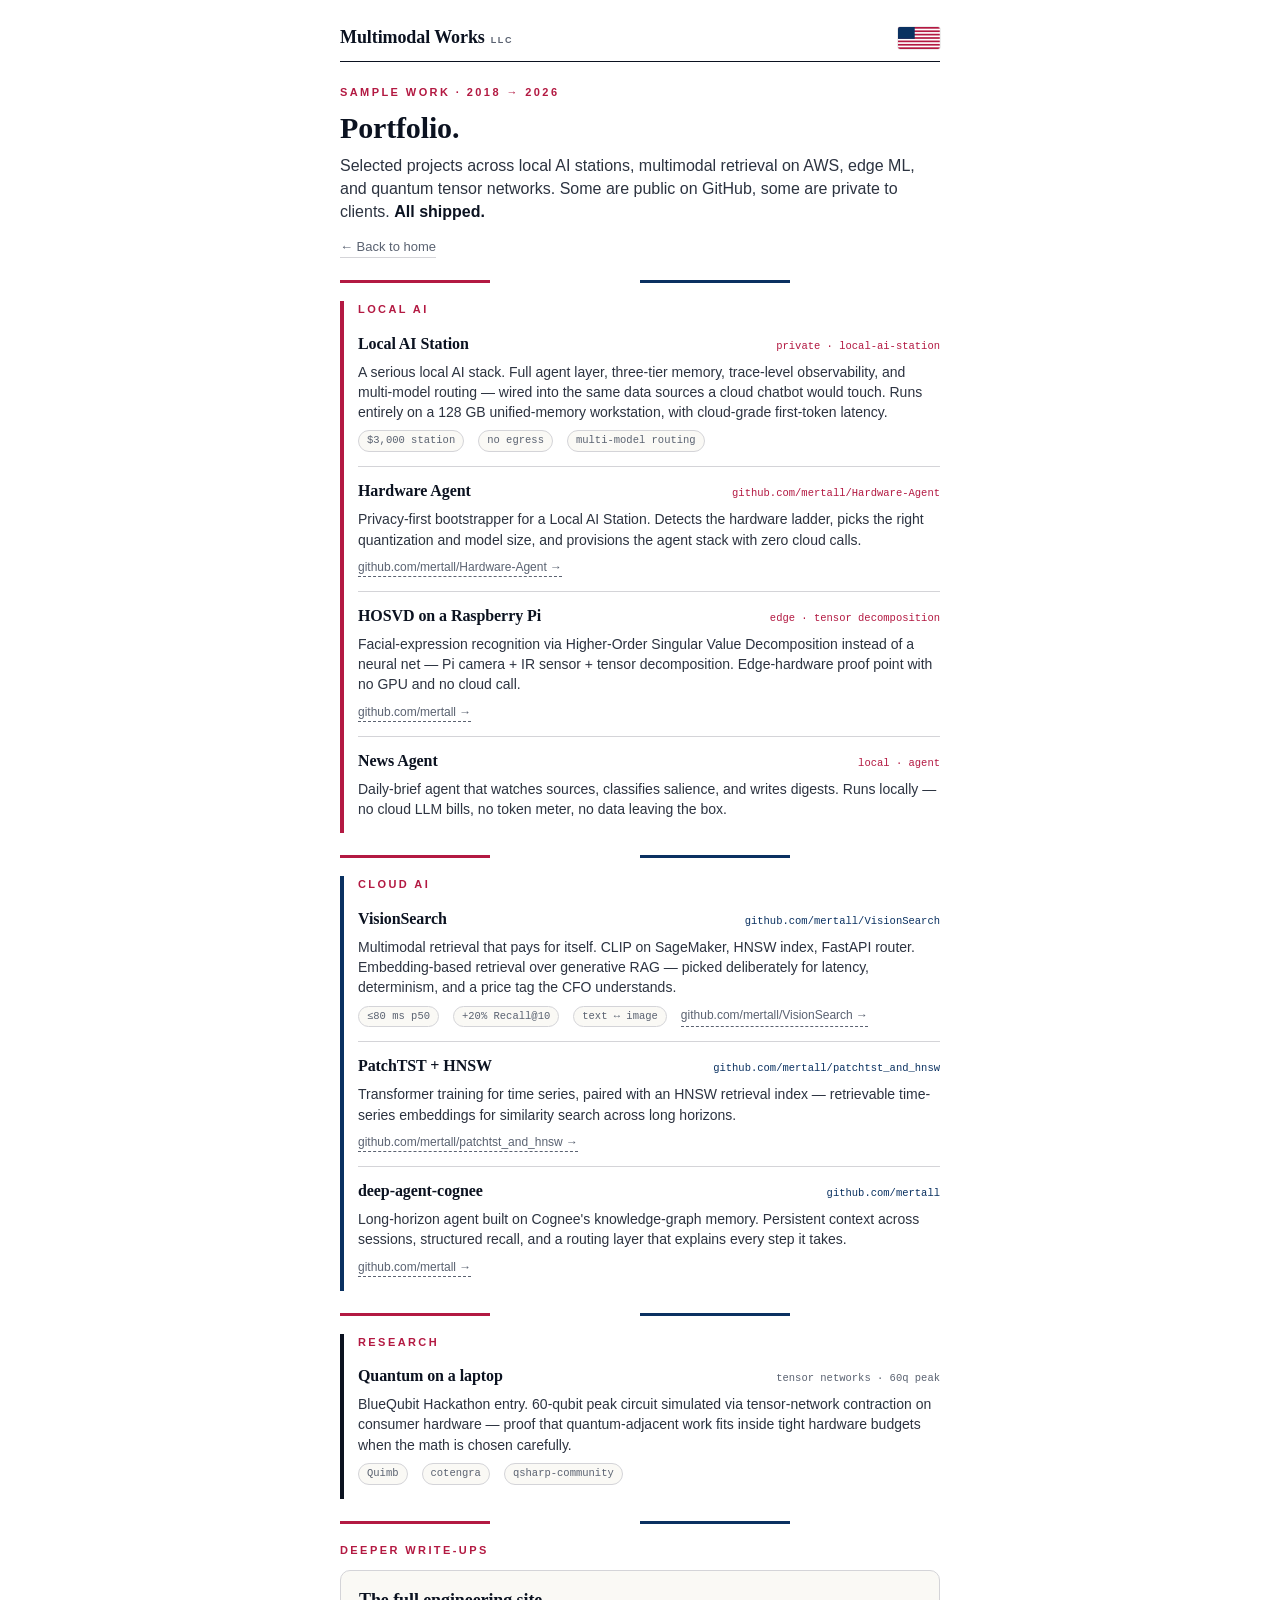
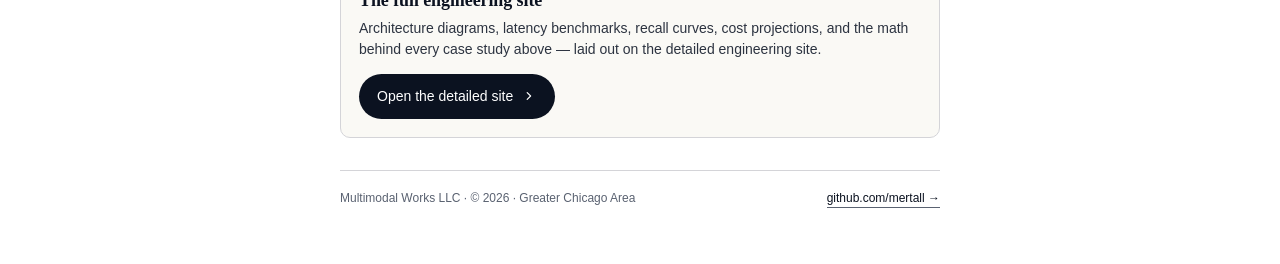
<file: portfolio.html>
<!doctype html>
<html lang="en">
  <head>
    <meta charset="utf-8" />
    <meta name="viewport" content="width=device-width, initial-scale=1" />
    <title>Portfolio · Multimodal Works</title>
    <meta
      name="description"
      content="Sample work from Multimodal Works LLC. Local AI stations, multimodal retrieval on AWS, edge ML, quantum tensor networks."
    />
    <style>
      :root {
        --ink: #0b1220;
        --ink-soft: #2c3340;
        --ink-mute: #5a6271;
        --paper: #ffffff;
        --paper-soft: #faf9f5;
        --rule: #d4d4d8;
        --red: #b31942;
        --navy: #0a3161;
        --ivory: #f5f2e8;
      }
      * { box-sizing: border-box; }
      html, body {
        margin: 0;
        padding: 0;
        background: var(--paper);
        color: var(--ink);
        font-family: -apple-system, BlinkMacSystemFont, "Segoe UI", Inter, Roboto, Helvetica, Arial, sans-serif;
        font-size: 16px;
        line-height: 1.5;
        -webkit-font-smoothing: antialiased;
      }
      .page {
        max-width: 640px;
        margin: 0 auto;
        padding: 24px 20px 56px;
      }
      h1, h2, h3 {
        font-family: "Iowan Old Style", "Apple Garamond", Georgia, Cambria, "Times New Roman", serif;
        margin: 0;
        font-weight: 600;
        letter-spacing: -0.005em;
      }
      h1 { font-size: 30px; line-height: 1.1; }
      h2 {
        font-size: 11px;
        text-transform: uppercase;
        letter-spacing: 0.22em;
        color: var(--red);
        font-weight: 600;
        font-family: -apple-system, BlinkMacSystemFont, "Segoe UI", Inter, Roboto, Helvetica, Arial, sans-serif;
        margin-bottom: 12px;
      }
      h3 { font-size: 16px; line-height: 1.25; margin-bottom: 4px; }
      p { margin: 0; }
      .mono { font-family: "JetBrains Mono", ui-monospace, SFMono-Regular, Menlo, monospace; }
      a { color: var(--ink); text-decoration: none; border-bottom: 1px solid var(--ink-mute); }
      a:hover { color: var(--red); border-color: var(--red); }

      header.top {
        display: flex;
        align-items: center;
        justify-content: space-between;
        padding-bottom: 10px;
        border-bottom: 1.5px solid var(--ink);
      }
      header.top .wordmark {
        font-family: "Iowan Old Style", "Apple Garamond", Georgia, Cambria, "Times New Roman", serif;
        font-size: 18px;
        font-weight: 600;
        letter-spacing: -0.005em;
      }
      header.top .wordmark a {
        color: var(--ink);
        border-bottom: none;
      }
      header.top .wordmark a:hover { color: var(--red); }
      header.top .wordmark .llc {
        color: var(--ink-mute);
        font-family: -apple-system, BlinkMacSystemFont, "Segoe UI", Inter, Roboto, Helvetica, Arial, sans-serif;
        font-size: 9px;
        letter-spacing: 0.18em;
        text-transform: uppercase;
        margin-left: 6px;
      }
      header.top .flag {
        height: 22px;
        width: auto;
        border-radius: 2px;
        box-shadow: 0 0 0 0.5px rgba(0, 0, 0, 0.15);
      }

      .accent-bar {
        height: 3px;
        margin: 22px 0 18px;
        background: linear-gradient(
          to right,
          var(--red) 0 25%,
          var(--paper) 25% 50%,
          var(--navy) 50% 75%,
          var(--paper) 75% 100%
        );
      }

      section { margin-top: 4px; }

      .hero { margin-top: 22px; margin-bottom: 6px; }
      .hero .eyebrow {
        font-size: 11px;
        text-transform: uppercase;
        letter-spacing: 0.22em;
        color: var(--red);
        font-weight: 600;
        margin-bottom: 10px;
      }
      .hero .tagline {
        margin-top: 10px;
        font-size: 16px;
        line-height: 1.45;
        color: var(--ink-soft);
      }
      .hero .tagline strong { color: var(--ink); font-weight: 600; }
      .hero .back {
        margin-top: 14px;
        display: inline-block;
        font-size: 13px;
        color: var(--ink-mute);
        border-bottom: 1px solid var(--rule);
      }
      .hero .back:hover { color: var(--red); border-color: var(--red); }

      /* Project list */
      .group { display: grid; gap: 0; }
      .project {
        padding: 14px 0;
        border-top: 1px solid var(--rule);
      }
      .project:first-child { border-top: none; padding-top: 4px; }
      .project .head {
        display: flex;
        align-items: baseline;
        justify-content: space-between;
        gap: 12px;
        margin-bottom: 4px;
      }
      .project .tag {
        font-family: "JetBrains Mono", ui-monospace, Menlo, monospace;
        font-size: 10.5px;
        color: var(--ink-mute);
        white-space: nowrap;
        flex-shrink: 0;
      }
      .project.local .tag { color: var(--red); }
      .project.cloud .tag { color: var(--navy); }
      .project p {
        font-size: 14px;
        color: var(--ink-soft);
        margin-top: 4px;
        line-height: 1.45;
      }
      .project .meta {
        margin-top: 8px;
        display: flex;
        flex-wrap: wrap;
        gap: 8px 14px;
        font-size: 12px;
        color: var(--ink-mute);
      }
      .project .meta a {
        font-size: 12px;
        color: var(--ink-mute);
        border-bottom: 1px dashed var(--ink-mute);
      }
      .project .meta .pill {
        font-family: "JetBrains Mono", ui-monospace, Menlo, monospace;
        font-size: 10.5px;
        padding: 2px 8px;
        border-radius: 999px;
        color: var(--ink-mute);
        border: 1px solid var(--rule);
        background: var(--paper-soft);
      }

      /* Section accent border */
      .section-box {
        border-left: 4px solid var(--rule);
        padding-left: 14px;
      }
      .section-box.local { border-left-color: var(--red); }
      .section-box.cloud { border-left-color: var(--navy); }
      .section-box.research { border-left-color: var(--ink); }

      /* Deeper write-ups CTA */
      .deeper {
        background: var(--paper-soft);
        border: 1px solid var(--rule);
        border-radius: 10px;
        padding: 18px;
      }
      .deeper h3 {
        font-size: 18px;
        margin-bottom: 6px;
        font-family: "Iowan Old Style", "Apple Garamond", Georgia, Cambria, "Times New Roman", serif;
      }
      .deeper p {
        font-size: 14px;
        color: var(--ink-soft);
        line-height: 1.5;
        margin-bottom: 14px;
      }
      .deeper a.primary {
        display: inline-flex;
        align-items: center;
        gap: 8px;
        background: var(--ink);
        color: var(--paper);
        padding: 12px 18px;
        border-radius: 999px;
        font-size: 14px;
        font-weight: 500;
        border: none;
      }
      .deeper a.primary:hover {
        background: var(--red);
        color: var(--paper);
      }

      footer {
        margin-top: 32px;
        padding-top: 18px;
        border-top: 1px solid var(--rule);
        font-size: 12px;
        color: var(--ink-mute);
        display: flex;
        justify-content: space-between;
        align-items: center;
        gap: 12px;
        flex-wrap: wrap;
      }
      footer a { font-size: 12px; }

      @media (max-width: 480px) {
        .page { padding: 18px 18px 48px; }
        h1 { font-size: 26px; }
        .project .head { flex-direction: column; align-items: flex-start; gap: 2px; }
      }

      @media print {
        body { font-size: 11pt; }
        .page { max-width: none; padding: 0; }
        a { border-bottom: none; }
        @page { size: letter; margin: 0.5in; }
      }
    </style>
  </head>
  <body>
    <div class="page">
      <header class="top">
        <div class="wordmark">
          <a href="index.html">Multimodal Works</a><span class="llc">LLC</span>
        </div>
        <svg
          viewBox="0 0 1235 650"
          class="flag"
          role="img"
          aria-label="Made in the USA"
        >
          <rect width="1235" height="650" fill="#ffffff" />
          <g fill="#b31942">
            <rect y="0" width="1235" height="50" />
            <rect y="100" width="1235" height="50" />
            <rect y="200" width="1235" height="50" />
            <rect y="300" width="1235" height="50" />
            <rect y="400" width="1235" height="50" />
            <rect y="500" width="1235" height="50" />
            <rect y="600" width="1235" height="50" />
          </g>
          <rect width="494" height="350" fill="#0a3161" />
        </svg>
      </header>

      <section class="hero">
        <p class="eyebrow">Sample work · 2018 → 2026</p>
        <h1>Portfolio.</h1>
        <p class="tagline">
          Selected projects across local AI stations, multimodal retrieval on
          AWS, edge ML, and quantum tensor networks. Some are public on GitHub,
          some are private to clients. <strong>All shipped.</strong>
        </p>
        <a class="back" href="index.html">← Back to home</a>
      </section>

      <div class="accent-bar"></div>

      <section class="section-box local">
        <h2>Local AI</h2>
        <div class="group">
          <div class="project local">
            <div class="head">
              <h3>Local AI Station</h3>
              <span class="tag">private · local-ai-station</span>
            </div>
            <p>
              A serious local AI stack. Full agent layer, three-tier memory,
              trace-level observability, and multi-model routing — wired into
              the same data sources a cloud chatbot would touch. Runs entirely
              on a 128 GB unified-memory workstation, with cloud-grade
              first-token latency.
            </p>
            <div class="meta">
              <span class="pill">$3,000 station</span>
              <span class="pill">no egress</span>
              <span class="pill">multi-model routing</span>
            </div>
          </div>

          <div class="project local">
            <div class="head">
              <h3>Hardware Agent</h3>
              <span class="tag">github.com/mertall/Hardware-Agent</span>
            </div>
            <p>
              Privacy-first bootstrapper for a Local AI Station. Detects the
              hardware ladder, picks the right quantization and model size,
              and provisions the agent stack with zero cloud calls.
            </p>
            <div class="meta">
              <a href="https://github.com/mertall/Hardware-Agent">github.com/mertall/Hardware-Agent →</a>
            </div>
          </div>

          <div class="project local">
            <div class="head">
              <h3>HOSVD on a Raspberry Pi</h3>
              <span class="tag">edge · tensor decomposition</span>
            </div>
            <p>
              Facial-expression recognition via Higher-Order Singular Value
              Decomposition instead of a neural net — Pi camera + IR sensor +
              tensor decomposition. Edge-hardware proof point with no GPU and
              no cloud call.
            </p>
            <div class="meta">
              <a href="https://github.com/mertall">github.com/mertall →</a>
            </div>
          </div>

          <div class="project local">
            <div class="head">
              <h3>News Agent</h3>
              <span class="tag">local · agent</span>
            </div>
            <p>
              Daily-brief agent that watches sources, classifies salience, and
              writes digests. Runs locally — no cloud LLM bills, no token
              meter, no data leaving the box.
            </p>
          </div>
        </div>
      </section>

      <div class="accent-bar"></div>

      <section class="section-box cloud">
        <h2>Cloud AI</h2>
        <div class="group">
          <div class="project cloud">
            <div class="head">
              <h3>VisionSearch</h3>
              <span class="tag">github.com/mertall/VisionSearch</span>
            </div>
            <p>
              Multimodal retrieval that pays for itself. CLIP on SageMaker,
              HNSW index, FastAPI router. Embedding-based retrieval over
              generative RAG — picked deliberately for latency, determinism,
              and a price tag the CFO understands.
            </p>
            <div class="meta">
              <span class="pill">≤80 ms p50</span>
              <span class="pill">+20% Recall@10</span>
              <span class="pill">text ↔ image</span>
              <a href="https://github.com/mertall/VisionSearch">github.com/mertall/VisionSearch →</a>
            </div>
          </div>

          <div class="project cloud">
            <div class="head">
              <h3>PatchTST + HNSW</h3>
              <span class="tag">github.com/mertall/patchtst_and_hnsw</span>
            </div>
            <p>
              Transformer training for time series, paired with an HNSW
              retrieval index — retrievable time-series embeddings for
              similarity search across long horizons.
            </p>
            <div class="meta">
              <a href="https://github.com/mertall/patchtst_and_hnsw">github.com/mertall/patchtst_and_hnsw →</a>
            </div>
          </div>

          <div class="project cloud">
            <div class="head">
              <h3>deep-agent-cognee</h3>
              <span class="tag">github.com/mertall</span>
            </div>
            <p>
              Long-horizon agent built on Cognee's knowledge-graph memory.
              Persistent context across sessions, structured recall, and a
              routing layer that explains every step it takes.
            </p>
            <div class="meta">
              <a href="https://github.com/mertall">github.com/mertall →</a>
            </div>
          </div>
        </div>
      </section>

      <div class="accent-bar"></div>

      <section class="section-box research">
        <h2>Research</h2>
        <div class="group">
          <div class="project">
            <div class="head">
              <h3>Quantum on a laptop</h3>
              <span class="tag">tensor networks · 60q peak</span>
            </div>
            <p>
              BlueQubit Hackathon entry. 60-qubit peak circuit simulated via
              tensor-network contraction on consumer hardware — proof that
              quantum-adjacent work fits inside tight hardware budgets when
              the math is chosen carefully.
            </p>
            <div class="meta">
              <span class="pill">Quimb</span>
              <span class="pill">cotengra</span>
              <span class="pill">qsharp-community</span>
            </div>
          </div>
        </div>
      </section>

      <div class="accent-bar"></div>

      <section>
        <h2>Deeper write-ups</h2>
        <div class="deeper">
          <h3>The full engineering site</h3>
          <p>
            Architecture diagrams, latency benchmarks, recall curves, cost
            projections, and the math behind every case study above —
            laid out on the detailed engineering site.
          </p>
          <a class="primary" href="home.html">
            Open the detailed site
            <svg viewBox="0 0 20 20" fill="currentColor" width="16" height="16" aria-hidden="true">
              <path fill-rule="evenodd" d="M7.21 14.77a.75.75 0 01.02-1.06L10.94 10 7.23 6.29a.75.75 0 111.06-1.06l4.24 4.24a.75.75 0 010 1.06l-4.24 4.24a.75.75 0 01-1.08.02z" clip-rule="evenodd" />
            </svg>
          </a>
        </div>
      </section>

      <footer>
        <span>Multimodal Works LLC · © 2026 · Greater Chicago Area</span>
        <a href="https://github.com/mertall">github.com/mertall →</a>
      </footer>
    </div>
  </body>
</html>
</file>
